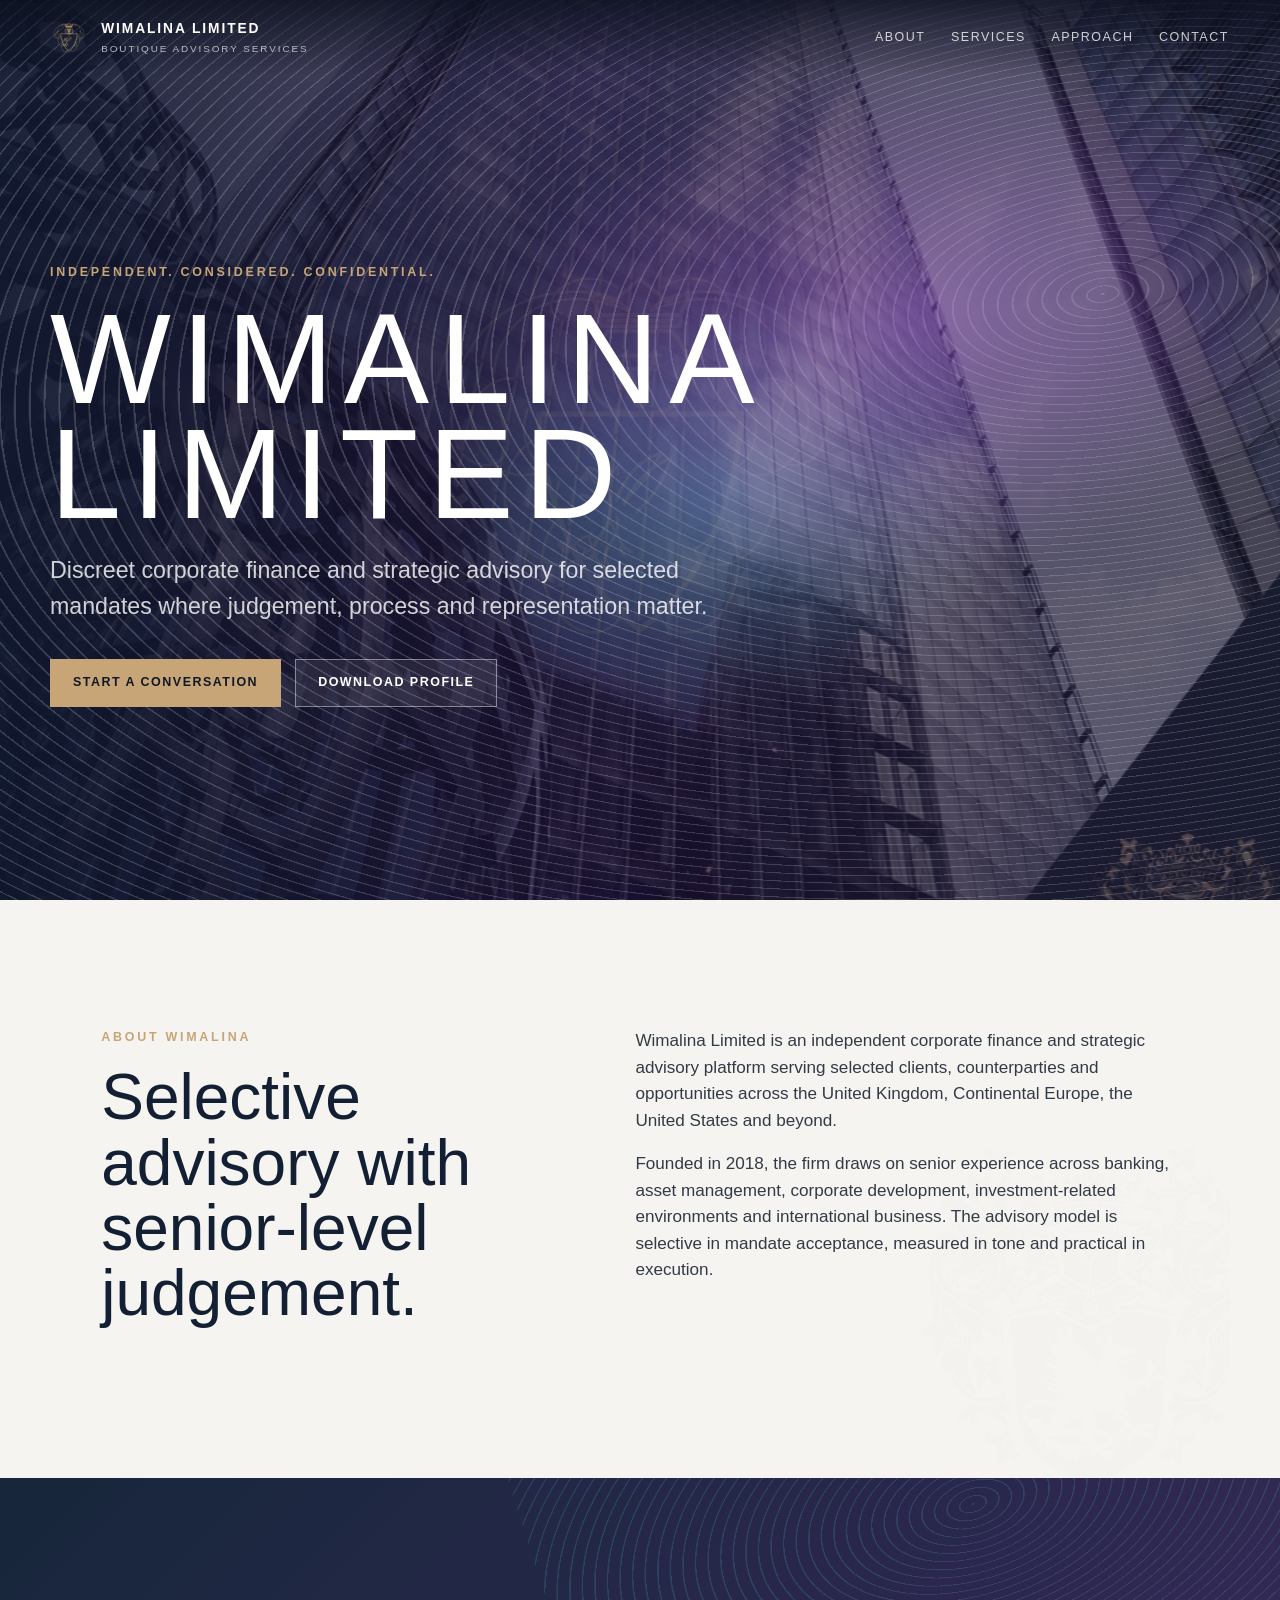
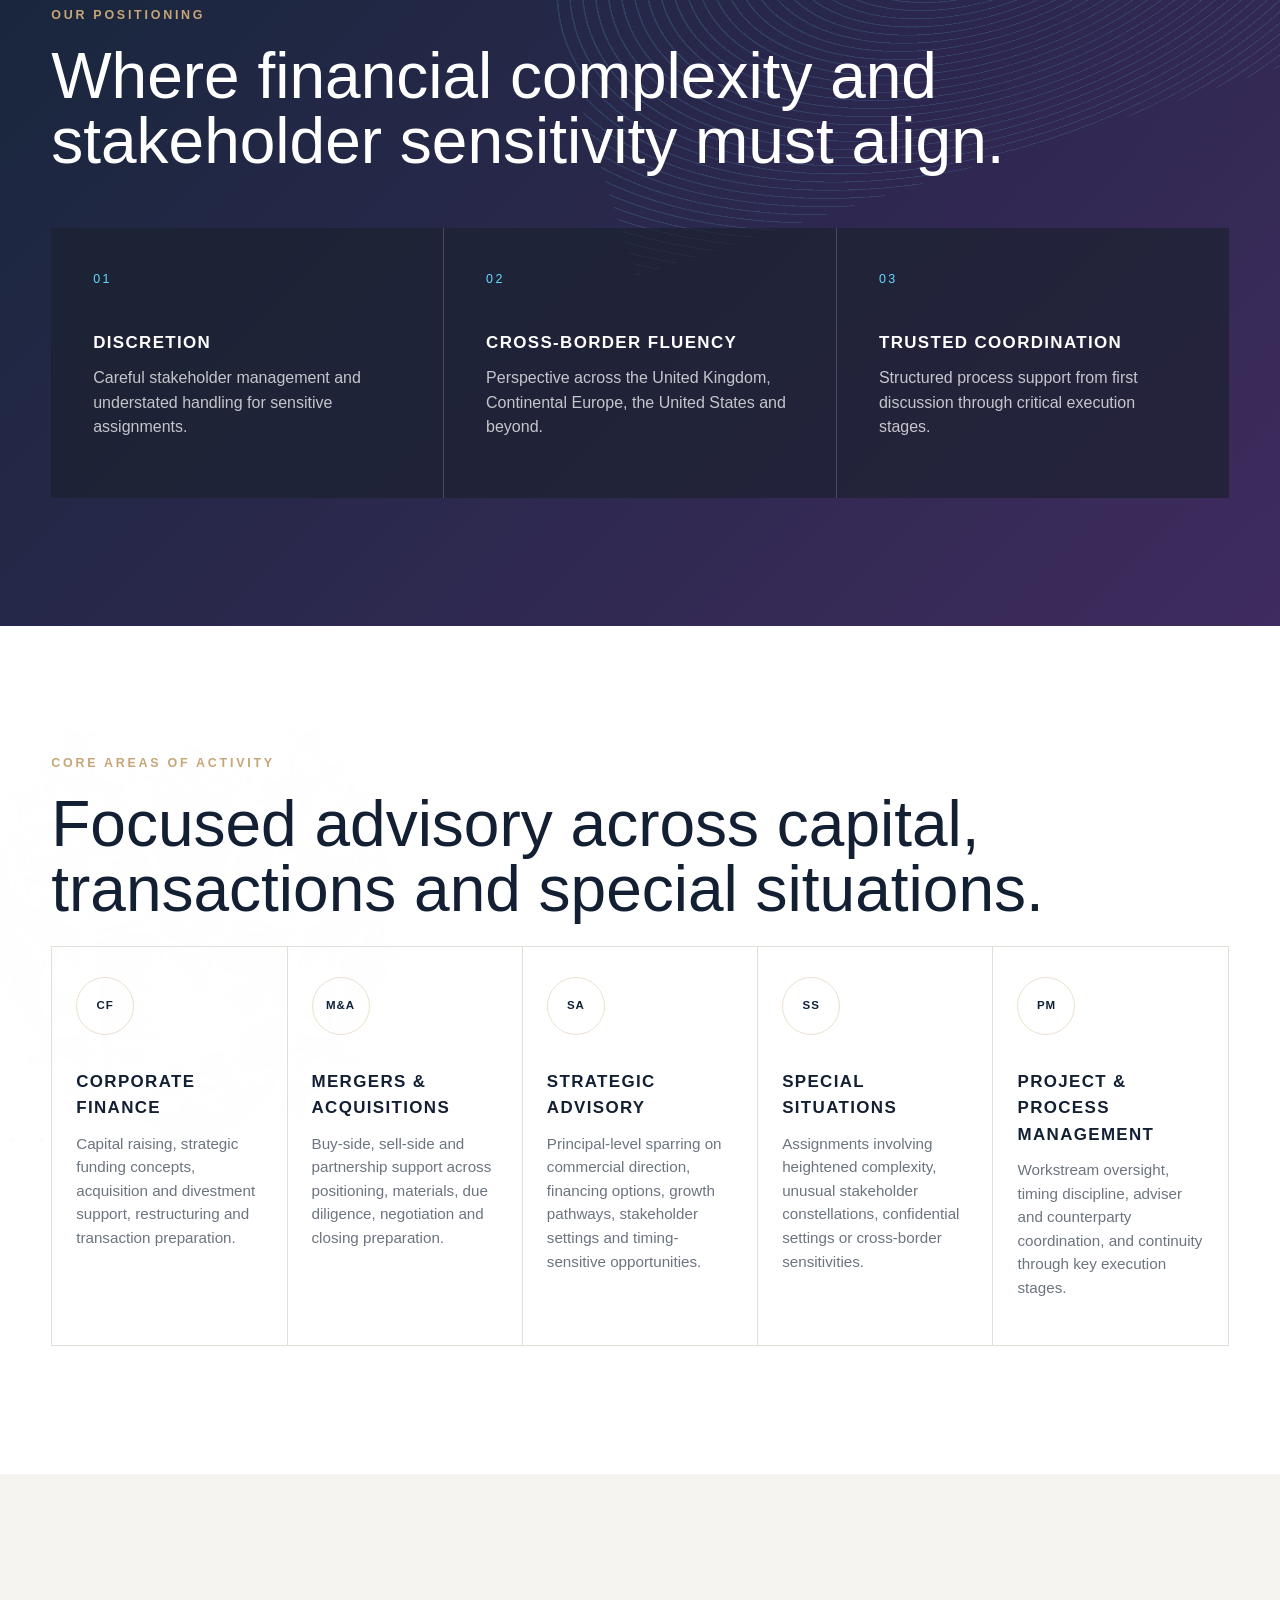
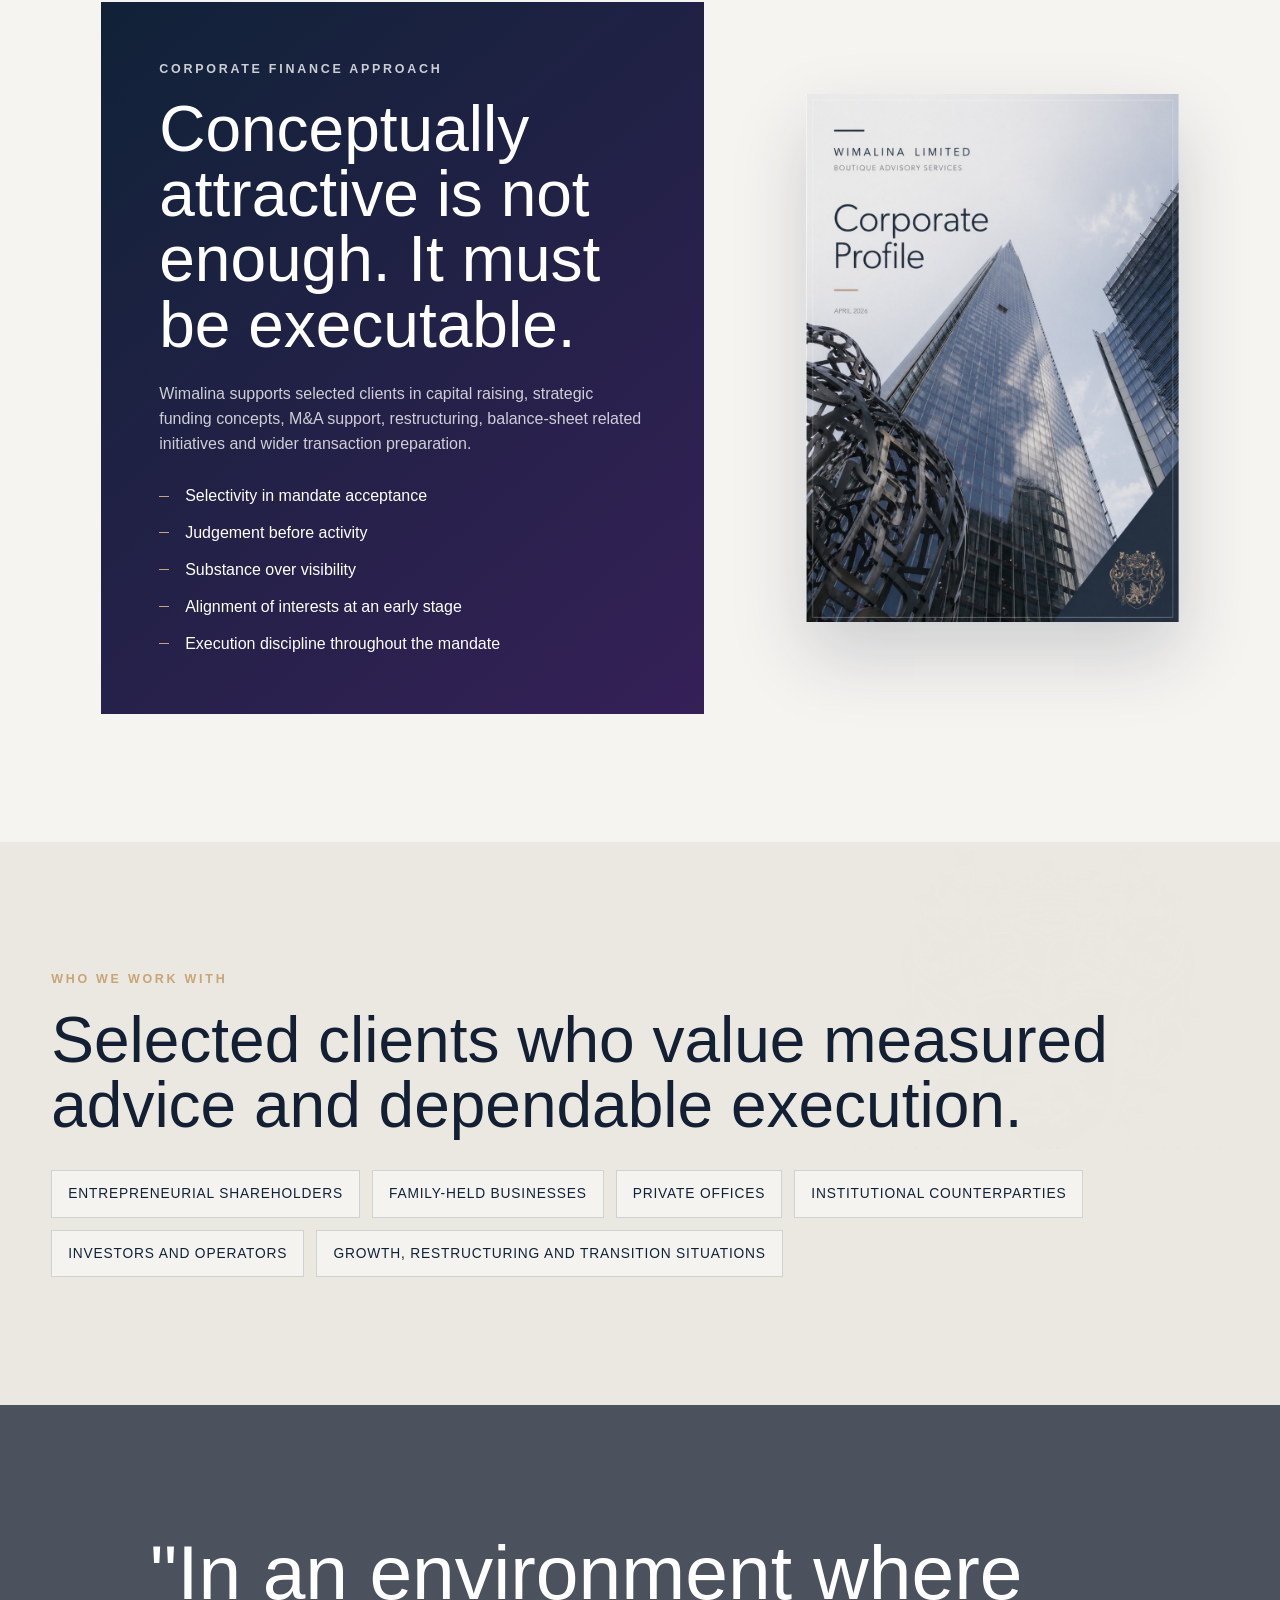
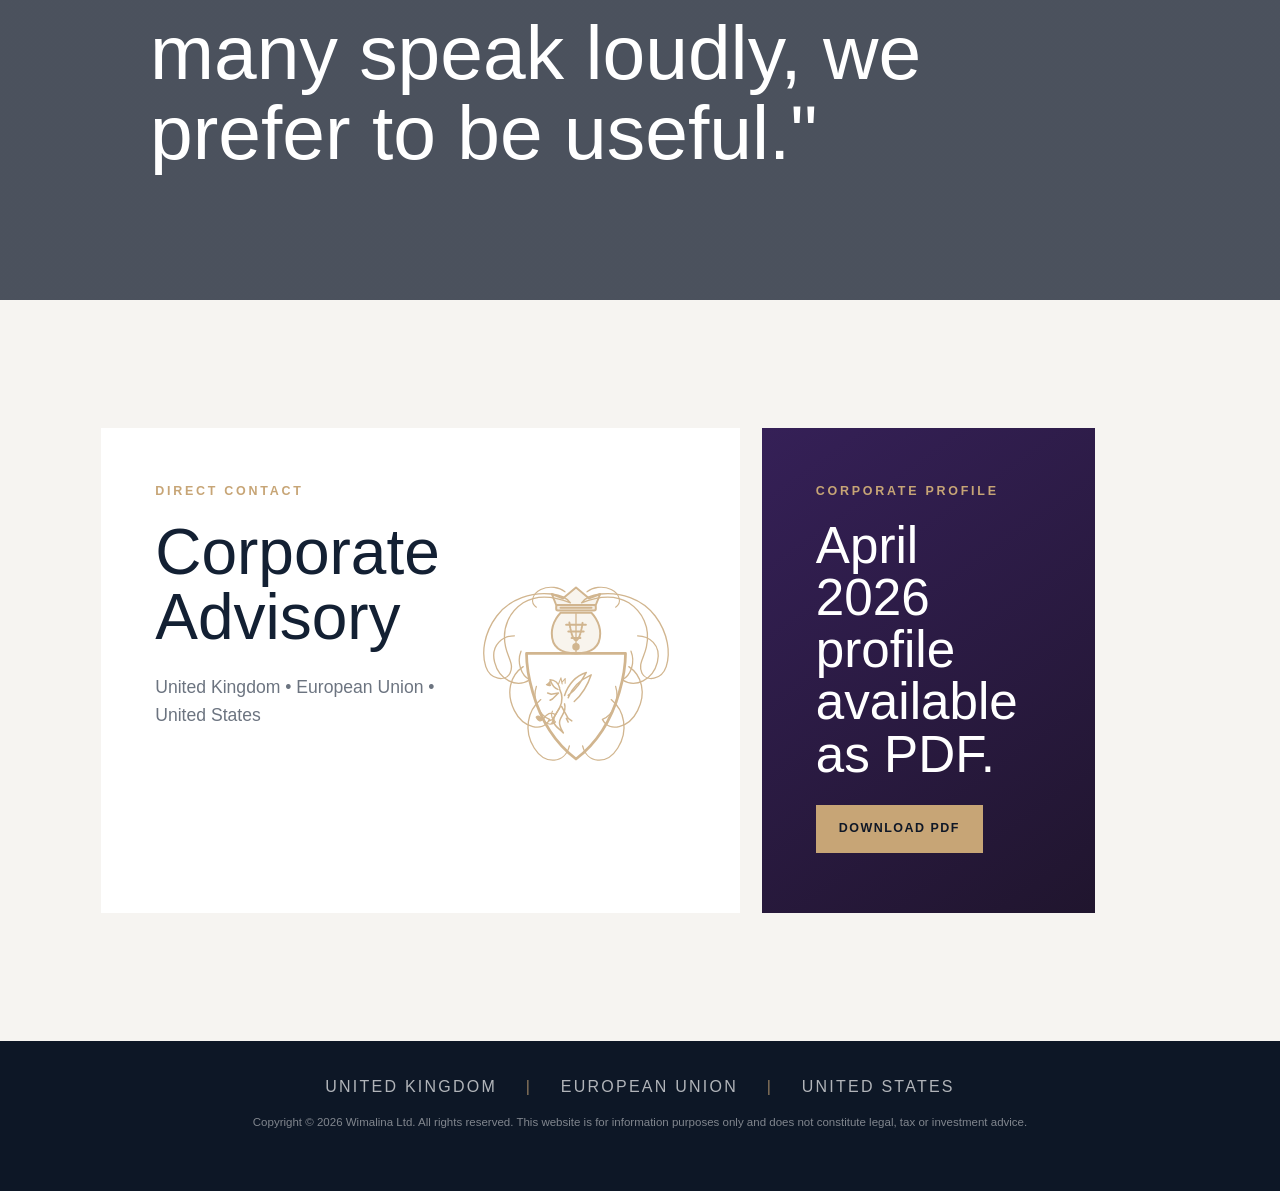
<file: index.html>
<!doctype html>
<html lang="en">
  <head>
    <meta charset="utf-8">
    <meta name="viewport" content="width=device-width, initial-scale=1">
    <title>Wimalina Limited | Boutique Advisory Services</title>
    <meta
      name="description"
      content="Wimalina Limited is an independent corporate finance and strategic advisory platform serving selected mandates across the UK, Continental Europe, the United States and beyond."
    >
    <link rel="icon" href="assets/Logo-wimalina-transparent.svg?v=3" type="image/svg+xml">
    <link rel="stylesheet" href="styles.css">
  </head>
  <body>
    <header class="site-header" aria-label="Main navigation">
      <a class="brand" href="#top" aria-label="Wimalina home">
        <span class="brand-mark"></span>
        <span>
          <strong>Wimalina Limited</strong>
          <small>Boutique Advisory Services</small>
        </span>
      </a>
      <nav id="siteNav">
        <a href="#about">About</a>
        <a href="#services">Services</a>
        <a href="#approach">Approach</a>
        <a href="#contact">Contact</a>
      </nav>
      <button class="mobile-nav-toggle" id="mobileNavToggle" aria-label="Toggle navigation">
        <span></span>
        <span></span>
        <span></span>
      </button>
    </header>

    <main id="top">
      <section class="hero">
        <div class="hero-bg" aria-hidden="true"></div>
        <div class="hero-lines" aria-hidden="true"></div>
        <div class="hero-content">
          <p class="eyebrow">Independent. Considered. Confidential.</p>
          <h1>Wimalina Limited</h1>
          <p class="hero-subtitle">
            Discreet corporate finance and strategic advisory for selected mandates where judgement,
            process and representation matter.
          </p>
          <div class="hero-actions">
            <a class="button primary" href="#contact">Start a Conversation</a>
            <a class="button secondary" href="assets/corporate-profile-wla-4-2026-download.pdf" download>Download Profile</a>
          </div>
        </div>
      </section>

      <section class="intro-panel" id="about">
        <div>
          <p class="eyebrow">About Wimalina</p>
          <h2>Selective advisory with senior-level judgement.</h2>
        </div>
        <div class="intro-copy">
          <p>
            Wimalina Limited is an independent corporate finance and strategic advisory platform serving
            selected clients, counterparties and opportunities across the United Kingdom, Continental Europe,
            the United States and beyond.
          </p>
          <p>
            Founded in 2018, the firm draws on senior experience across banking, asset management, corporate
            development, investment-related environments and international business. The advisory model is
            selective in mandate acceptance, measured in tone and practical in execution.
          </p>
        </div>
      </section>

      <section class="dark-section positioning">
        <div class="section-heading">
          <p class="eyebrow">Our Positioning</p>
          <h2>Where financial complexity and stakeholder sensitivity must align.</h2>
        </div>
        <div class="position-grid">
          <article>
            <span>01</span>
            <h3>Discretion</h3>
            <p>Careful stakeholder management and understated handling for sensitive assignments.</p>
          </article>
          <article>
            <span>02</span>
            <h3>Cross-border fluency</h3>
            <p>Perspective across the United Kingdom, Continental Europe, the United States and beyond.</p>
          </article>
          <article>
            <span>03</span>
            <h3>Trusted coordination</h3>
            <p>Structured process support from first discussion through critical execution stages.</p>
          </article>
        </div>
      </section>

      <section class="services" id="services">
        <div class="section-heading">
          <p class="eyebrow">Core Areas of Activity</p>
          <h2>Focused advisory across capital, transactions and special situations.</h2>
        </div>
        <div class="service-list">
          <article>
            <div class="icon">CF</div>
            <h3>Corporate Finance</h3>
            <p>Capital raising, strategic funding concepts, acquisition and divestment support, restructuring and transaction preparation.</p>
          </article>
          <article>
            <div class="icon">M&amp;A</div>
            <h3>Mergers &amp; Acquisitions</h3>
            <p>Buy-side, sell-side and partnership support across positioning, materials, due diligence, negotiation and closing preparation.</p>
          </article>
          <article>
            <div class="icon">SA</div>
            <h3>Strategic Advisory</h3>
            <p>Principal-level sparring on commercial direction, financing options, growth pathways, stakeholder settings and timing-sensitive opportunities.</p>
          </article>
          <article>
            <div class="icon">SS</div>
            <h3>Special Situations</h3>
            <p>Assignments involving heightened complexity, unusual stakeholder constellations, confidential settings or cross-border sensitivities.</p>
          </article>
          <article>
            <div class="icon">PM</div>
            <h3>Project &amp; Process Management</h3>
            <p>Workstream oversight, timing discipline, adviser and counterparty coordination, and continuity through key execution stages.</p>
          </article>
        </div>
      </section>

      <section class="approach" id="approach">
        <div class="approach-card">
          <p class="eyebrow">Corporate Finance Approach</p>
          <h2>Conceptually attractive is not enough. It must be executable.</h2>
          <p>
            Wimalina supports selected clients in capital raising, strategic funding concepts, M&amp;A support,
            restructuring, balance-sheet related initiatives and wider transaction preparation.
          </p>
          <ul class="check-list">
            <li>Selectivity in mandate acceptance</li>
            <li>Judgement before activity</li>
            <li>Substance over visibility</li>
            <li>Alignment of interests at an early stage</li>
            <li>Execution discipline throughout the mandate</li>
          </ul>
        </div>
        <div class="profile-preview">
          <img src="assets/profile-cover.jpg" alt="Cover of the Wimalina Limited corporate profile">
        </div>
      </section>

      <section class="clients">
        <div class="section-heading">
          <p class="eyebrow">Who We Work With</p>
          <h2>Selected clients who value measured advice and dependable execution.</h2>
        </div>
        <div class="client-row">
          <span>Entrepreneurial shareholders</span>
          <span>Family-held businesses</span>
          <span>Private offices</span>
          <span>Institutional counterparties</span>
          <span>Investors and operators</span>
          <span>Growth, restructuring and transition situations</span>
        </div>
      </section>

      <section class="quote-section">
        <blockquote>
          "In an environment where many speak loudly, we prefer to be useful."
        </blockquote>
      </section>

      <section class="contact" id="contact">
        <div class="contact-card">
          <div>
            <p class="eyebrow">Direct Contact</p>
            <h2>Corporate Advisory</h2>
            <p class="role">United Kingdom &bull; European Union &bull; United States</p>
            <p class="contact-desc" style="margin-top: 12px; font-size: 0.95rem; color: rgba(255, 255, 255, 0.85); line-height: 1.6;">
              For mandate inquiries, confidential discussions, or transaction preparation, please reach out via our executive network or download our corporate profile.
            </p>
          </div>
          <img src="assets/Logo-wimalina-transparent.svg?v=3" alt="Wimalina Crest Mark" aria-hidden="true">
        </div>
        <div class="download-card">
          <p class="eyebrow">Corporate Profile</p>
          <h2>April 2026 profile available as PDF.</h2>
          <a class="button primary" href="assets/corporate-profile-wla-4-2026-download.pdf" download>Download PDF</a>
        </div>
      </section>
    </main>

    <footer>
      <p>United Kingdom <span></span> European Union <span></span> United States</p>
      <p class="fine-print">
        Copyright © 2026 Wimalina Ltd. All rights reserved. This website is for information purposes only and does not constitute legal, tax or investment advice.
      </p>
    </footer>

    <script>
      (function() {
        const toggleBtn = document.getElementById('mobileNavToggle');
        const siteHeader = document.querySelector('.site-header');
        const navLinks = document.querySelectorAll('nav a');

        if (toggleBtn && siteHeader) {
          toggleBtn.addEventListener('click', function() {
            siteHeader.classList.toggle('nav-open');
          });

          navLinks.forEach(function(link) {
            link.addEventListener('click', function() {
              siteHeader.classList.remove('nav-open');
            });
          });
        }
      })();
    </script>
  </body>
</html>
</file>
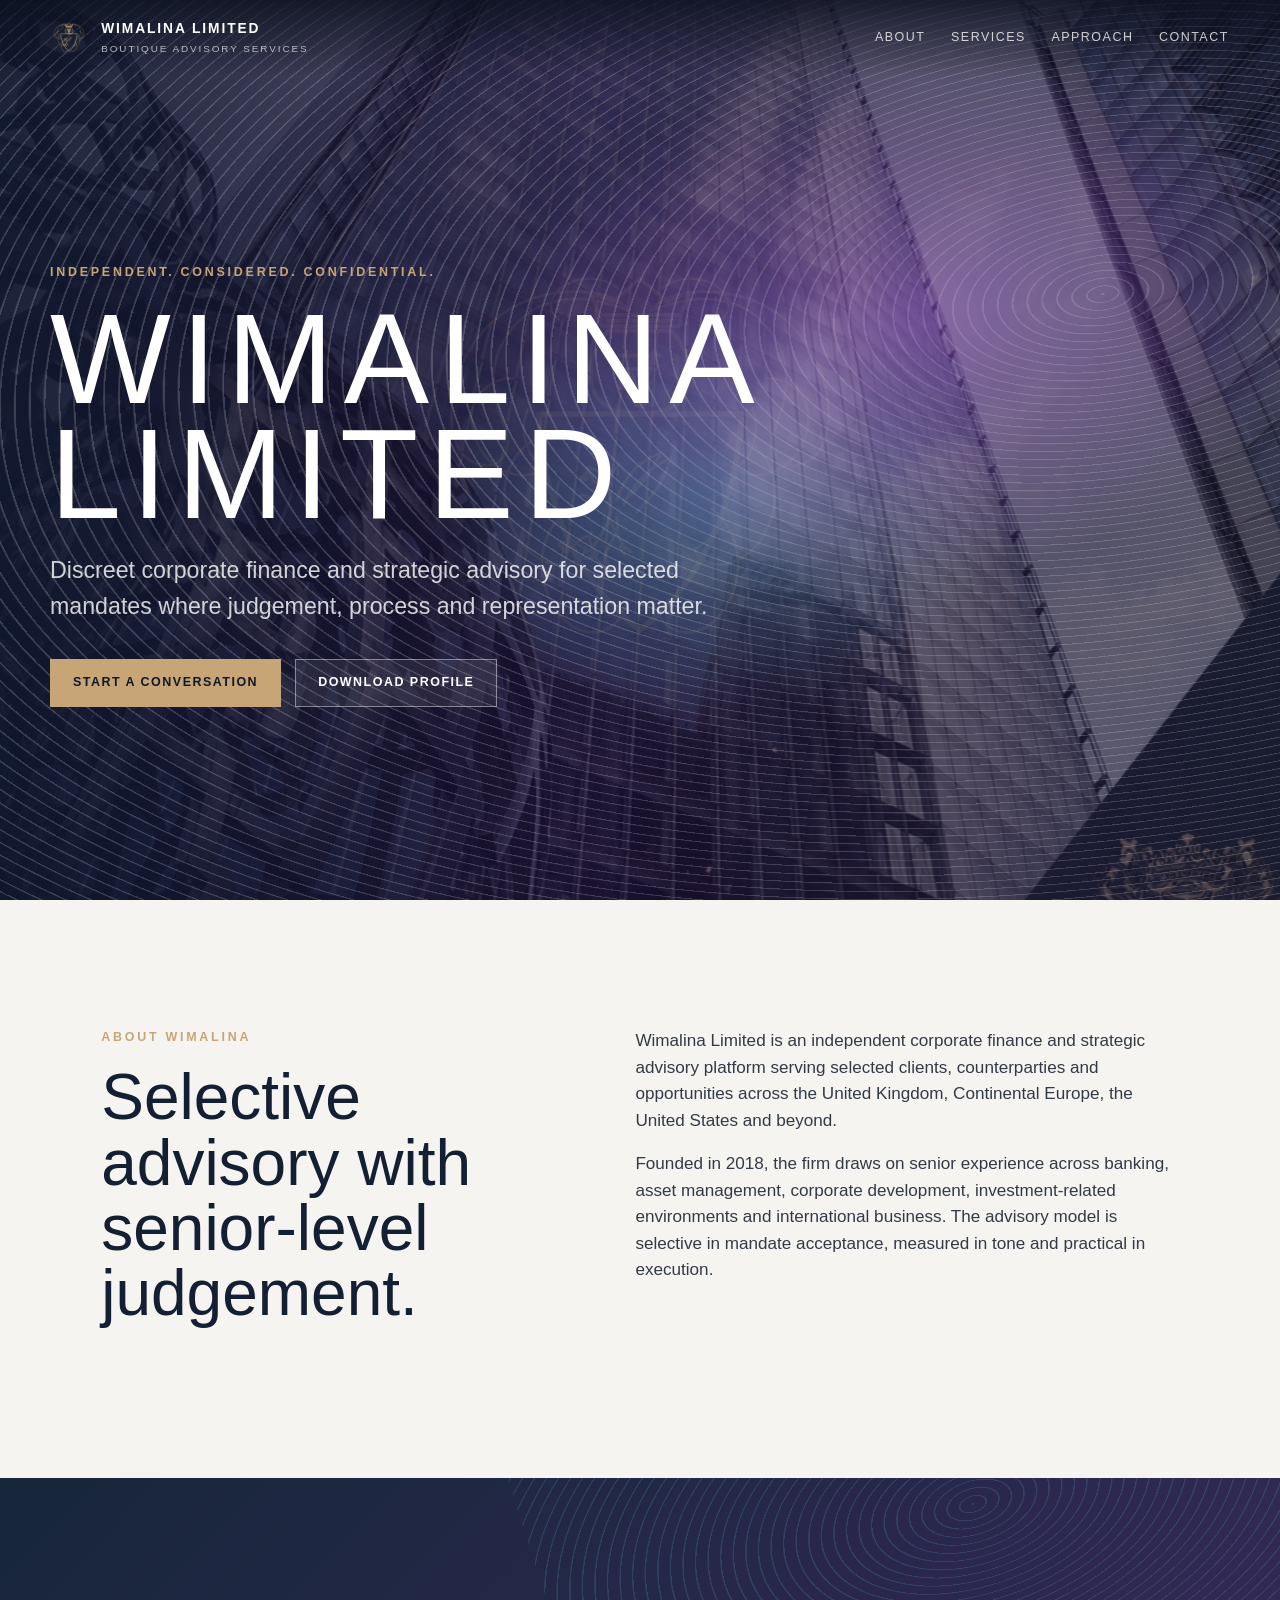
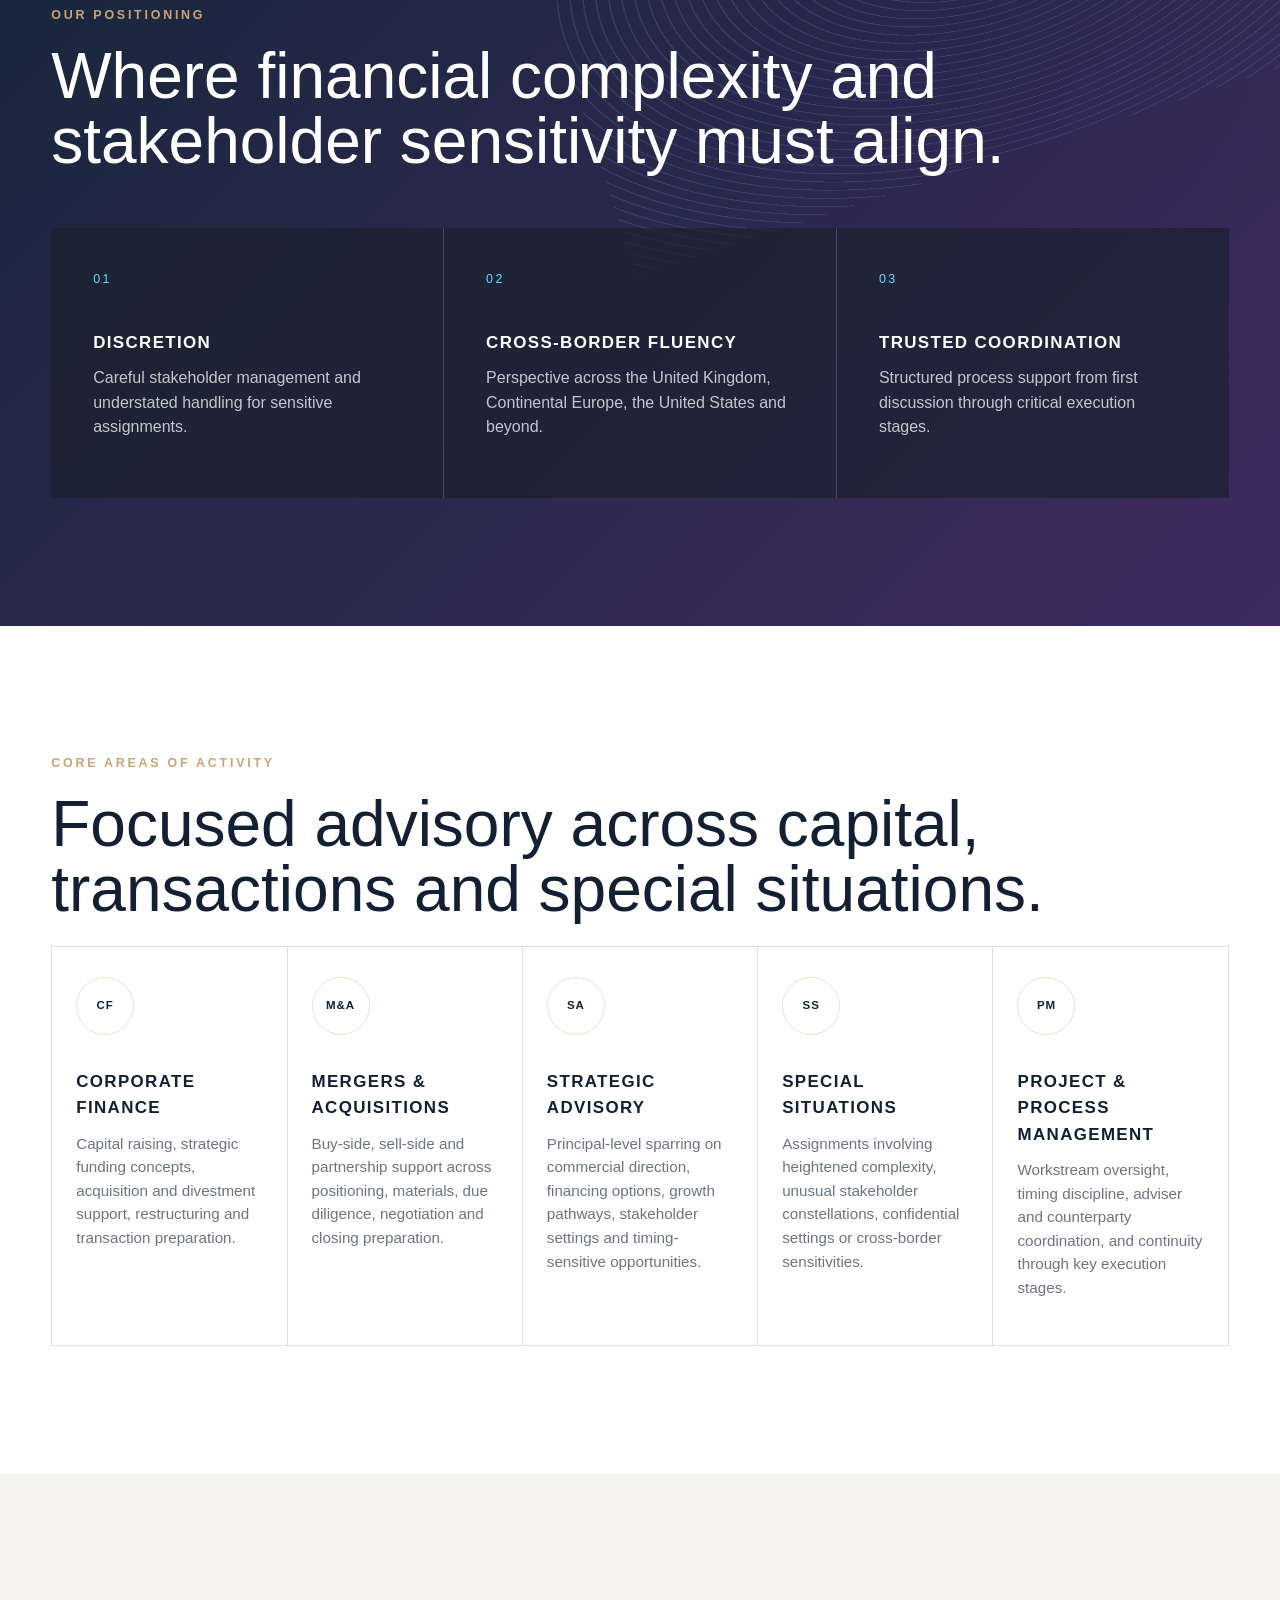
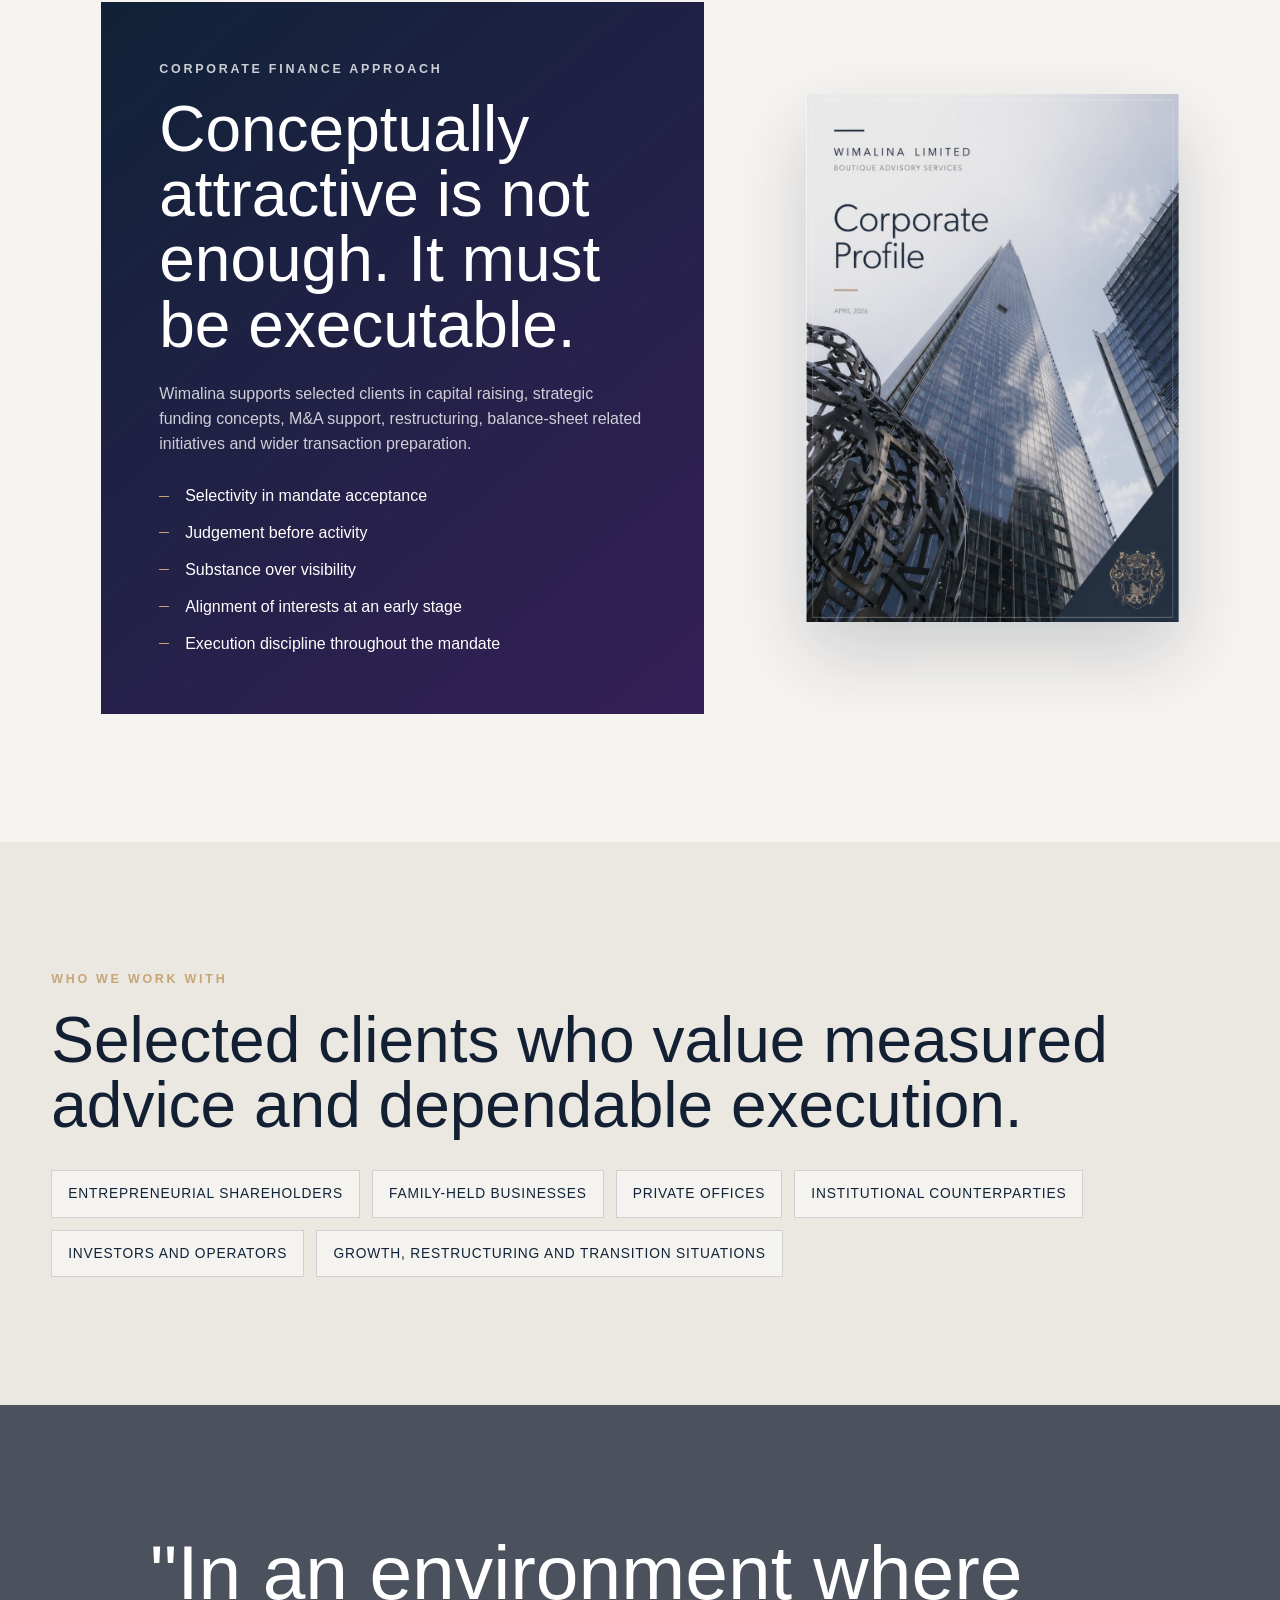
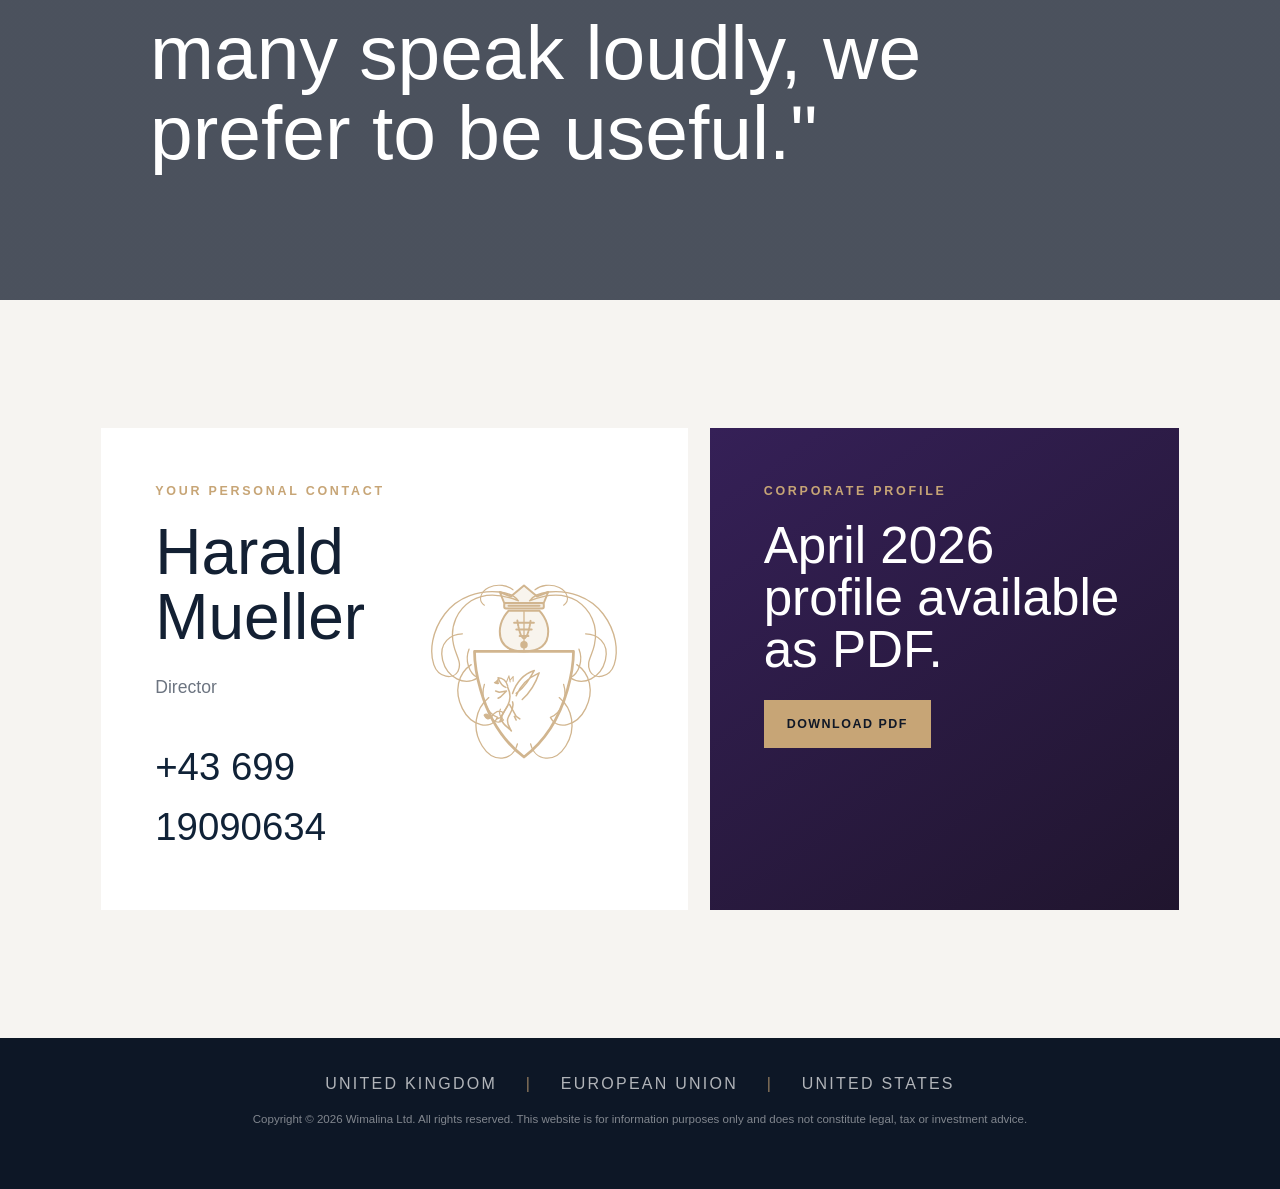
<file: Website/index.html>
<!doctype html>
<html lang="en">
  <head>
    <meta charset="utf-8">
    <meta name="viewport" content="width=device-width, initial-scale=1">
    <title>Wimalina Limited | Boutique Advisory Services</title>
    <meta
      name="description"
      content="Wimalina Limited is an independent corporate finance and strategic advisory platform serving selected mandates across the UK, Continental Europe, the United States and beyond."
    >
    <link rel="icon" href="assets/Logo-wimalina-transparent.svg?v=3" type="image/svg+xml">
    <link rel="stylesheet" href="styles.css">
  </head>
  <body>
    <header class="site-header" aria-label="Main navigation">
      <a class="brand" href="#top" aria-label="Wimalina home">
        <span class="brand-mark"></span>
        <span>
          <strong>Wimalina Limited</strong>
          <small>Boutique Advisory Services</small>
        </span>
      </a>
      <nav>
        <a href="#about">About</a>
        <a href="#services">Services</a>
        <a href="#approach">Approach</a>
        <a href="#contact">Contact</a>
      </nav>
    </header>

    <main id="top">
      <section class="hero">
        <div class="hero-bg" aria-hidden="true"></div>
        <div class="hero-lines" aria-hidden="true"></div>
        <div class="hero-content">
          <p class="eyebrow">Independent. Considered. Confidential.</p>
          <h1>Wimalina Limited</h1>
          <p class="hero-subtitle">
            Discreet corporate finance and strategic advisory for selected mandates where judgement,
            process and representation matter.
          </p>
          <div class="hero-actions">
            <a class="button primary" href="#contact">Start a Conversation</a>
            <a class="button secondary" href="assets/corporate-profile-wla-4-2026-download.pdf" download>Download Profile</a>
          </div>
        </div>
      </section>

      <section class="intro-panel" id="about">
        <div>
          <p class="eyebrow">About Wimalina</p>
          <h2>Selective advisory with senior-level judgement.</h2>
        </div>
        <div class="intro-copy">
          <p>
            Wimalina Limited is an independent corporate finance and strategic advisory platform serving
            selected clients, counterparties and opportunities across the United Kingdom, Continental Europe,
            the United States and beyond.
          </p>
          <p>
            Founded in 2018, the firm draws on senior experience across banking, asset management, corporate
            development, investment-related environments and international business. The advisory model is
            selective in mandate acceptance, measured in tone and practical in execution.
          </p>
        </div>
      </section>

      <section class="dark-section positioning">
        <div class="section-heading">
          <p class="eyebrow">Our Positioning</p>
          <h2>Where financial complexity and stakeholder sensitivity must align.</h2>
        </div>
        <div class="position-grid">
          <article>
            <span>01</span>
            <h3>Discretion</h3>
            <p>Careful stakeholder management and understated handling for sensitive assignments.</p>
          </article>
          <article>
            <span>02</span>
            <h3>Cross-border fluency</h3>
            <p>Perspective across the United Kingdom, Continental Europe, the United States and beyond.</p>
          </article>
          <article>
            <span>03</span>
            <h3>Trusted coordination</h3>
            <p>Structured process support from first discussion through critical execution stages.</p>
          </article>
        </div>
      </section>

      <section class="services" id="services">
        <div class="section-heading">
          <p class="eyebrow">Core Areas of Activity</p>
          <h2>Focused advisory across capital, transactions and special situations.</h2>
        </div>
        <div class="service-list">
          <article>
            <div class="icon">CF</div>
            <h3>Corporate Finance</h3>
            <p>Capital raising, strategic funding concepts, acquisition and divestment support, restructuring and transaction preparation.</p>
          </article>
          <article>
            <div class="icon">M&amp;A</div>
            <h3>Mergers &amp; Acquisitions</h3>
            <p>Buy-side, sell-side and partnership support across positioning, materials, due diligence, negotiation and closing preparation.</p>
          </article>
          <article>
            <div class="icon">SA</div>
            <h3>Strategic Advisory</h3>
            <p>Principal-level sparring on commercial direction, financing options, growth pathways, stakeholder settings and timing-sensitive opportunities.</p>
          </article>
          <article>
            <div class="icon">SS</div>
            <h3>Special Situations</h3>
            <p>Assignments involving heightened complexity, unusual stakeholder constellations, confidential settings or cross-border sensitivities.</p>
          </article>
          <article>
            <div class="icon">PM</div>
            <h3>Project &amp; Process Management</h3>
            <p>Workstream oversight, timing discipline, adviser and counterparty coordination, and continuity through key execution stages.</p>
          </article>
        </div>
      </section>

      <section class="approach" id="approach">
        <div class="approach-card">
          <p class="eyebrow">Corporate Finance Approach</p>
          <h2>Conceptually attractive is not enough. It must be executable.</h2>
          <p>
            Wimalina supports selected clients in capital raising, strategic funding concepts, M&amp;A support,
            restructuring, balance-sheet related initiatives and wider transaction preparation.
          </p>
          <ul class="check-list">
            <li>Selectivity in mandate acceptance</li>
            <li>Judgement before activity</li>
            <li>Substance over visibility</li>
            <li>Alignment of interests at an early stage</li>
            <li>Execution discipline throughout the mandate</li>
          </ul>
        </div>
        <div class="profile-preview">
          <img src="assets/profile-cover.jpg" alt="Cover of the Wimalina Limited corporate profile">
        </div>
      </section>

      <section class="clients">
        <div class="section-heading">
          <p class="eyebrow">Who We Work With</p>
          <h2>Selected clients who value measured advice and dependable execution.</h2>
        </div>
        <div class="client-row">
          <span>Entrepreneurial shareholders</span>
          <span>Family-held businesses</span>
          <span>Private offices</span>
          <span>Institutional counterparties</span>
          <span>Investors and operators</span>
          <span>Growth, restructuring and transition situations</span>
        </div>
      </section>

      <section class="quote-section">
        <blockquote>
          "In an environment where many speak loudly, we prefer to be useful."
        </blockquote>
      </section>

      <section class="contact" id="contact">
        <div class="contact-card">
          <div>
            <p class="eyebrow">Your Personal Contact</p>
            <h2>Harald Mueller</h2>
            <p class="role">Director</p>
            <a class="phone" href="tel:+4369919090634">+43 699 19090634</a>
          </div>
          <img src="assets/Logo-wimalina-transparent.svg?v=3" alt="" aria-hidden="true">
        </div>
        <div class="download-card">
          <p class="eyebrow">Corporate Profile</p>
          <h2>April 2026 profile available as PDF.</h2>
          <a class="button primary" href="assets/corporate-profile-wla-4-2026-download.pdf" download>Download PDF</a>
        </div>
      </section>
    </main>

    <footer>
      <p>United Kingdom <span></span> European Union <span></span> United States</p>
      <p class="fine-print">
        Copyright © 2026 Wimalina Ltd. All rights reserved. This website is for information purposes only and does not constitute legal, tax or investment advice.
      </p>
    </footer>
  </body>
</html>
</file>
<file: styles.css>
:root {
  --navy: #102237;
  --deep: #151226;
  --violet: #352057;
  --cyan: #66d9ff;
  --magenta: #b84cff;
  --gold: #c7a576;
  --paper: #f6f4f1;
  --ink: #132033;
  --muted: #6c7480;
  --white: #ffffff;
  --line: rgba(199, 165, 118, 0.35);
  --max: 1180px;
}

* {
  box-sizing: border-box;
}

html {
  scroll-behavior: smooth;
}

body {
  margin: 0;
  color: var(--ink);
  background: var(--paper);
  font-family: Inter, Avenir, "Helvetica Neue", Arial, sans-serif;
  line-height: 1.55;
}

a {
  color: inherit;
  text-decoration: none;
}

.site-header {
  position: fixed;
  top: 0;
  left: 0;
  right: 0;
  z-index: 10;
  display: flex;
  align-items: center;
  justify-content: space-between;
  gap: 24px;
  padding: 18px clamp(20px, 4vw, 56px);
  color: var(--white);
  background: linear-gradient(180deg, rgba(12, 17, 31, 0.82), rgba(12, 17, 31, 0));
}

.brand {
  display: flex;
  align-items: center;
  gap: 14px;
  letter-spacing: 0.12em;
  text-transform: uppercase;
}

.brand strong,
.brand small {
  display: block;
}

.brand strong {
  font-size: 0.86rem;
}

.brand small {
  margin-top: 2px;
  color: rgba(255, 255, 255, 0.68);
  font-size: 0.62rem;
}

.brand-mark {
  width: 36px;
  height: 36px;
  background: url("assets/Logo-wimalina-transparent.svg?v=3") center / contain no-repeat;
}

nav {
  display: flex;
  gap: clamp(14px, 2vw, 30px);
  color: rgba(255, 255, 255, 0.78);
  font-size: 0.78rem;
  letter-spacing: 0.12em;
  text-transform: uppercase;
}

nav a:hover {
  color: var(--white);
}

.hero {
  position: relative;
  min-height: 100vh;
  display: grid;
  align-items: center;
  overflow: hidden;
  color: var(--white);
  background: var(--deep);
}

.hero-bg,
.hero-lines {
  position: absolute;
  inset: 0;
}

.hero-bg {
  background:
    linear-gradient(90deg, rgba(16, 24, 45, 0.94) 0%, rgba(31, 18, 56, 0.7) 46%, rgba(21, 18, 38, 0.64) 100%),
    url("assets/hero-building.jpg") center / cover no-repeat;
  filter: saturate(1.05);
}

.hero-bg::after {
  content: "";
  position: absolute;
  inset: 0;
  background: url("assets/Logo-wimalina-transparent.svg?v=3") center / min(450px, 60vw) no-repeat;
  opacity: 0.08;
  pointer-events: none;
}

.hero-lines {
  opacity: 0.78;
  background:
    radial-gradient(ellipse at 68% 42%, rgba(184, 76, 255, 0.48), transparent 28%),
    radial-gradient(ellipse at 55% 55%, rgba(102, 217, 255, 0.42), transparent 24%),
    repeating-radial-gradient(ellipse at 80% 42%, rgba(255, 255, 255, 0.22) 0 1px, transparent 2px 12px);
  mix-blend-mode: screen;
  transform: rotate(-8deg) scale(1.25);
}

.hero-content {
  position: relative;
  z-index: 1;
  width: min(var(--max), calc(100% - 40px));
  margin: 0 auto;
  padding-top: 70px;
}

.eyebrow {
  margin: 0 0 18px;
  color: var(--gold);
  font-size: 0.78rem;
  font-weight: 700;
  letter-spacing: 0.22em;
  text-transform: uppercase;
}

h1,
h2,
h3,
p {
  margin-top: 0;
}

h1 {
  max-width: 920px;
  margin-bottom: 22px;
  font-size: clamp(3.6rem, 10vw, 8.6rem);
  font-weight: 300;
  line-height: 0.9;
  letter-spacing: 0.08em;
  text-transform: uppercase;
}

h2 {
  margin-bottom: 24px;
  font-size: clamp(2.1rem, 5vw, 4.4rem);
  font-weight: 360;
  line-height: 1.02;
}

h3 {
  margin-bottom: 10px;
  color: inherit;
  font-size: 1.06rem;
  letter-spacing: 0.08em;
  text-transform: uppercase;
}

.hero-subtitle {
  max-width: 680px;
  color: rgba(255, 255, 255, 0.8);
  font-size: clamp(1.1rem, 2vw, 1.45rem);
}

.hero-actions {
  display: flex;
  flex-wrap: wrap;
  gap: 14px;
  margin-top: 34px;
}

.button {
  display: inline-flex;
  align-items: center;
  justify-content: center;
  min-height: 48px;
  padding: 0 22px;
  border: 1px solid transparent;
  font-size: 0.78rem;
  font-weight: 700;
  letter-spacing: 0.12em;
  text-transform: uppercase;
}

.button.primary {
  color: #101827;
  background: var(--gold);
}

.button.secondary {
  color: var(--white);
  border-color: rgba(255, 255, 255, 0.42);
  background: rgba(255, 255, 255, 0.08);
}

.intro-panel,
.dark-section,
.services,
.approach,
.clients,
.quote-section,
.contact {
  padding: clamp(72px, 10vw, 132px) clamp(20px, 4vw, 56px);
}

/* Subtle Crown Crest Watermark Background for Light Sections */
.intro-panel,
.services,
.clients {
  position: relative;
  overflow: hidden;
}

.intro-panel::before,
.services::before,
.clients::before {
  content: "";
  position: absolute;
  pointer-events: none;
  z-index: 0;
  width: 420px;
  height: 420px;
  background: url("assets/wappen.png") center / contain no-repeat;
  opacity: 0.06;
  mix-blend-mode: multiply;
  animation: crestWatermarkFloat 24s ease-in-out infinite alternate;
}

.intro-panel::before {
  right: -60px;
  bottom: -40px;
  animation-delay: 0s;
}

.services::before {
  left: -80px;
  top: 40px;
  width: 520px;
  height: 520px;
  opacity: 0.045;
  animation-delay: -6s;
}

.clients::before {
  right: 4%;
  top: -40px;
  width: 380px;
  height: 380px;
  opacity: 0.04;
  animation-delay: -12s;
}

.intro-panel > *,
.services > *,
.clients > * {
  position: relative;
  z-index: 1;
}

@keyframes crestWatermarkFloat {
  0% {
    transform: translateY(0) rotate(0deg) scale(1);
  }
  50% {
    transform: translateY(-18px) rotate(3deg) scale(1.03);
  }
  100% {
    transform: translateY(12px) rotate(-2deg) scale(0.98);
  }
}

.intro-panel {
  display: grid;
  grid-template-columns: 0.9fr 1.1fr;
  gap: clamp(36px, 7vw, 100px);
  width: min(var(--max), 100%);
  margin: 0 auto;
}

.intro-copy {
  color: #323a46;
  font-size: 1.07rem;
}

.dark-section {
  position: relative;
  overflow: hidden;
  color: var(--white);
  background:
    linear-gradient(135deg, rgba(18, 34, 55, 0.98), rgba(53, 32, 87, 0.95)),
    radial-gradient(circle at 72% 20%, rgba(184, 76, 255, 0.35), transparent 35%);
}

.dark-section::after {
  content: "";
  position: absolute;
  inset: -30% -10% auto 42%;
  height: 500px;
  opacity: 0.45;
  background: repeating-radial-gradient(ellipse at center, rgba(102, 217, 255, 0.32) 0 1px, transparent 2px 13px);
  transform: rotate(-18deg);
}

.section-heading,
.position-grid,
.service-list,
.client-row,
.contact {
  width: min(var(--max), 100%);
  margin-inline: auto;
}

.section-heading {
  position: relative;
  z-index: 1;
  max-width: var(--max);
}

.position-grid {
  position: relative;
  z-index: 1;
  display: grid;
  grid-template-columns: repeat(3, 1fr);
  gap: 1px;
  margin-top: 54px;
  background: rgba(255, 255, 255, 0.14);
}

.position-grid article {
  min-height: 260px;
  padding: clamp(26px, 4vw, 42px);
  background: rgba(7, 13, 28, 0.62);
}

.position-grid span {
  display: block;
  margin-bottom: 40px;
  color: var(--cyan);
  font-size: 0.78rem;
  letter-spacing: 0.2em;
}

.position-grid p {
  color: rgba(255, 255, 255, 0.74);
}

.services {
  background: var(--white);
}

.service-list {
  display: grid;
  grid-template-columns: repeat(5, 1fr);
  border-top: 1px solid #e2dfd8;
  border-left: 1px solid #e2dfd8;
}

.service-list article {
  min-height: 310px;
  padding: 30px 24px;
  border-right: 1px solid #e2dfd8;
  border-bottom: 1px solid #e2dfd8;
}

.service-list p {
  color: var(--muted);
  font-size: 0.95rem;
}

.icon {
  width: 58px;
  height: 58px;
  margin-bottom: 34px;
  display: grid;
  place-items: center;
  color: var(--navy);
  border: 1px solid var(--line);
  border-radius: 50%;
  font-size: 0.72rem;
  font-weight: 800;
  letter-spacing: 0.08em;
}

.approach {
  display: grid;
  grid-template-columns: 1.05fr 0.65fr;
  align-items: center;
  gap: clamp(36px, 8vw, 104px);
  width: min(var(--max), calc(100% - 40px));
  margin-inline: auto;
}

.approach-card {
  padding: clamp(32px, 5vw, 58px);
  color: var(--white);
  background: linear-gradient(140deg, var(--navy), var(--violet));
}

.approach-card p {
  color: rgba(255, 255, 255, 0.78);
}

.check-list {
  display: grid;
  gap: 12px;
  margin: 28px 0 0;
  padding: 0;
  list-style: none;
}

.check-list li {
  padding-left: 26px;
  position: relative;
}

.check-list li::before {
  content: "";
  position: absolute;
  left: 0;
  top: 0.7em;
  width: 10px;
  height: 1px;
  background: var(--gold);
}

.profile-preview img {
  display: block;
  width: 100%;
  box-shadow: 0 32px 70px rgba(18, 34, 55, 0.18);
}

.clients {
  background: #ebe8e2;
}

.client-row {
  display: flex;
  flex-wrap: wrap;
  gap: 12px;
  margin-top: 32px;
}

.client-row span {
  padding: 12px 16px;
  border: 1px solid rgba(16, 34, 55, 0.16);
  color: var(--navy);
  background: rgba(255, 255, 255, 0.45);
  font-size: 0.86rem;
  letter-spacing: 0.06em;
  text-transform: uppercase;
}

.quote-section {
  color: var(--white);
  background:
    linear-gradient(rgba(15, 25, 42, 0.74), rgba(15, 25, 42, 0.74)),
    url("assets/hero-building.jpg") center / cover fixed;
}

blockquote {
  width: min(980px, 100%);
  margin: 0 auto;
  font-size: clamp(2.2rem, 6vw, 5.4rem);
  font-weight: 260;
  line-height: 1.04;
}

.contact {
  display: grid;
  grid-template-columns: 1fr 0.8fr;
  gap: 22px;
}

.contact-card,
.download-card {
  min-height: 360px;
  padding: clamp(30px, 5vw, 54px);
  background: var(--white);
}

.contact-card {
  display: flex;
  align-items: center;
  justify-content: space-between;
  gap: 26px;
}

.contact-card img {
  width: min(220px, 34vw);
  opacity: 0.82;
  mix-blend-mode: multiply;
}

.role {
  color: var(--muted);
  font-size: 1.1rem;
}

.phone {
  display: inline-block;
  margin-top: 18px;
  color: var(--navy);
  font-size: clamp(1.4rem, 3vw, 2.4rem);
  font-weight: 300;
}

.download-card {
  color: var(--white);
  background: linear-gradient(145deg, var(--violet), #20152e);
}

.download-card h2 {
  font-size: clamp(2rem, 4vw, 3.2rem);
}

footer {
  padding: 34px clamp(20px, 4vw, 56px) 46px;
  color: rgba(255, 255, 255, 0.68);
  background: #0d1726;
  text-align: center;
}

footer p {
  margin-bottom: 14px;
  letter-spacing: 0.14em;
  text-transform: uppercase;
}

footer span::before {
  content: "|";
  margin: 0 22px;
  color: rgba(199, 165, 118, 0.7);
}

.fine-print {
  max-width: 860px;
  margin-inline: auto;
  color: rgba(255, 255, 255, 0.48);
  font-size: 0.72rem;
  letter-spacing: 0;
  text-transform: none;
}

/* Mobile Navigation Toggle Button */
.mobile-nav-toggle {
  display: none;
  background: transparent;
  border: none;
  cursor: pointer;
  padding: 8px;
  flex-direction: column;
  justify-content: center;
  gap: 5px;
  z-index: 25;
}

.mobile-nav-toggle span {
  display: block;
  width: 22px;
  height: 2px;
  background: var(--white);
  border-radius: 2px;
  transition: transform 0.3s ease, opacity 0.3s ease;
}

@media (max-width: 980px) {
  .intro-panel,
  .approach,
  .contact {
    grid-template-columns: 1fr;
  }

  .position-grid,
  .service-list {
    grid-template-columns: 1fr;
  }

  .service-list article,
  .position-grid article {
    min-height: auto;
  }

  .mobile-nav-toggle {
    display: flex;
  }

  nav {
    position: fixed;
    top: 0;
    left: 0;
    right: 0;
    bottom: 0;
    background: rgba(12, 17, 31, 0.96);
    backdrop-filter: blur(16px);
    -webkit-backdrop-filter: blur(16px);
    display: flex;
    flex-direction: column;
    align-items: center;
    justify-content: center;
    gap: 32px;
    font-size: 1.15rem;
    letter-spacing: 0.18em;
    opacity: 0;
    pointer-events: none;
    transition: opacity 0.35s ease;
    z-index: 20;
  }

  .site-header.nav-open nav {
    opacity: 1;
    pointer-events: auto;
  }

  .site-header.nav-open .mobile-nav-toggle span:nth-child(1) {
    transform: translateY(7px) rotate(45deg);
  }
  .site-header.nav-open .mobile-nav-toggle span:nth-child(2) {
    opacity: 0;
  }
  .site-header.nav-open .mobile-nav-toggle span:nth-child(3) {
    transform: translateY(-7px) rotate(-45deg);
  }
}

@media (max-width: 640px) {
  .site-header {
    position: fixed;
    padding: 14px 20px;
    background: rgba(12, 17, 31, 0.92);
  }

  .brand small {
    display: none;
  }

  h1 {
    font-size: clamp(2.8rem, 16vw, 4.6rem);
  }

  .hero {
    min-height: 100vh;
    padding-top: 40px;
  }

  .button {
    width: 100%;
  }

  .contact-card {
    align-items: flex-start;
    flex-direction: column;
  }

  footer span::before {
    margin: 0 8px;
  }

  /* Responsive Crest Watermark for mobile screens */
  .intro-panel::before,
  .services::before,
  .clients::before {
    width: 260px;
    height: 260px;
    opacity: 0.05;
  }

  .intro-panel::before {
    right: -30px;
    bottom: -20px;
  }

  .services::before {
    left: -40px;
    top: 20px;
  }

  .clients::before {
    right: -20px;
    top: -20px;
  }
}
</file>
<file: Website/styles.css>
:root {
  --navy: #102237;
  --deep: #151226;
  --violet: #352057;
  --cyan: #66d9ff;
  --magenta: #b84cff;
  --gold: #c7a576;
  --paper: #f6f4f1;
  --ink: #132033;
  --muted: #6c7480;
  --white: #ffffff;
  --line: rgba(199, 165, 118, 0.35);
  --max: 1180px;
}

* {
  box-sizing: border-box;
}

html {
  scroll-behavior: smooth;
}

body {
  margin: 0;
  color: var(--ink);
  background: var(--paper);
  font-family: Inter, Avenir, "Helvetica Neue", Arial, sans-serif;
  line-height: 1.55;
}

a {
  color: inherit;
  text-decoration: none;
}

.site-header {
  position: fixed;
  top: 0;
  left: 0;
  right: 0;
  z-index: 10;
  display: flex;
  align-items: center;
  justify-content: space-between;
  gap: 24px;
  padding: 18px clamp(20px, 4vw, 56px);
  color: var(--white);
  background: linear-gradient(180deg, rgba(12, 17, 31, 0.82), rgba(12, 17, 31, 0));
}

.brand {
  display: flex;
  align-items: center;
  gap: 14px;
  letter-spacing: 0.12em;
  text-transform: uppercase;
}

.brand strong,
.brand small {
  display: block;
}

.brand strong {
  font-size: 0.86rem;
}

.brand small {
  margin-top: 2px;
  color: rgba(255, 255, 255, 0.68);
  font-size: 0.62rem;
}

.brand-mark {
  width: 36px;
  height: 36px;
  background: url("assets/Logo-wimalina-transparent.svg?v=3") center / contain no-repeat;
}

nav {
  display: flex;
  gap: clamp(14px, 2vw, 30px);
  color: rgba(255, 255, 255, 0.78);
  font-size: 0.78rem;
  letter-spacing: 0.12em;
  text-transform: uppercase;
}

nav a:hover {
  color: var(--white);
}

.hero {
  position: relative;
  min-height: 100vh;
  display: grid;
  align-items: center;
  overflow: hidden;
  color: var(--white);
  background: var(--deep);
}

.hero-bg,
.hero-lines {
  position: absolute;
  inset: 0;
}

.hero-bg {
  background:
    linear-gradient(90deg, rgba(16, 24, 45, 0.94) 0%, rgba(31, 18, 56, 0.7) 46%, rgba(21, 18, 38, 0.64) 100%),
    url("assets/hero-building.jpg") center / cover no-repeat;
  filter: saturate(1.05);
}

.hero-bg::after {
  content: "";
  position: absolute;
  inset: 0;
  background: url("assets/Logo-wimalina-transparent.svg?v=3") center / min(450px, 60vw) no-repeat;
  opacity: 0.08;
  pointer-events: none;
}

.hero-lines {
  opacity: 0.78;
  background:
    radial-gradient(ellipse at 68% 42%, rgba(184, 76, 255, 0.48), transparent 28%),
    radial-gradient(ellipse at 55% 55%, rgba(102, 217, 255, 0.42), transparent 24%),
    repeating-radial-gradient(ellipse at 80% 42%, rgba(255, 255, 255, 0.22) 0 1px, transparent 2px 12px);
  mix-blend-mode: screen;
  transform: rotate(-8deg) scale(1.25);
}

.hero-content {
  position: relative;
  z-index: 1;
  width: min(var(--max), calc(100% - 40px));
  margin: 0 auto;
  padding-top: 70px;
}

.eyebrow {
  margin: 0 0 18px;
  color: var(--gold);
  font-size: 0.78rem;
  font-weight: 700;
  letter-spacing: 0.22em;
  text-transform: uppercase;
}

h1,
h2,
h3,
p {
  margin-top: 0;
}

h1 {
  max-width: 920px;
  margin-bottom: 22px;
  font-size: clamp(3.6rem, 10vw, 8.6rem);
  font-weight: 300;
  line-height: 0.9;
  letter-spacing: 0.08em;
  text-transform: uppercase;
}

h2 {
  margin-bottom: 24px;
  font-size: clamp(2.1rem, 5vw, 4.4rem);
  font-weight: 360;
  line-height: 1.02;
}

h3 {
  margin-bottom: 10px;
  color: inherit;
  font-size: 1.06rem;
  letter-spacing: 0.08em;
  text-transform: uppercase;
}

.hero-subtitle {
  max-width: 680px;
  color: rgba(255, 255, 255, 0.8);
  font-size: clamp(1.1rem, 2vw, 1.45rem);
}

.hero-actions {
  display: flex;
  flex-wrap: wrap;
  gap: 14px;
  margin-top: 34px;
}

.button {
  display: inline-flex;
  align-items: center;
  justify-content: center;
  min-height: 48px;
  padding: 0 22px;
  border: 1px solid transparent;
  font-size: 0.78rem;
  font-weight: 700;
  letter-spacing: 0.12em;
  text-transform: uppercase;
}

.button.primary {
  color: #101827;
  background: var(--gold);
}

.button.secondary {
  color: var(--white);
  border-color: rgba(255, 255, 255, 0.42);
  background: rgba(255, 255, 255, 0.08);
}

.intro-panel,
.dark-section,
.services,
.approach,
.clients,
.quote-section,
.contact {
  padding: clamp(72px, 10vw, 132px) clamp(20px, 4vw, 56px);
}

.intro-panel {
  display: grid;
  grid-template-columns: 0.9fr 1.1fr;
  gap: clamp(36px, 7vw, 100px);
  width: min(var(--max), 100%);
  margin: 0 auto;
}

.intro-copy {
  color: #323a46;
  font-size: 1.07rem;
}

.dark-section {
  position: relative;
  overflow: hidden;
  color: var(--white);
  background:
    linear-gradient(135deg, rgba(18, 34, 55, 0.98), rgba(53, 32, 87, 0.95)),
    radial-gradient(circle at 72% 20%, rgba(184, 76, 255, 0.35), transparent 35%);
}

.dark-section::after {
  content: "";
  position: absolute;
  inset: -30% -10% auto 42%;
  height: 500px;
  opacity: 0.45;
  background: repeating-radial-gradient(ellipse at center, rgba(102, 217, 255, 0.32) 0 1px, transparent 2px 13px);
  transform: rotate(-18deg);
}

.section-heading,
.position-grid,
.service-list,
.client-row,
.contact {
  width: min(var(--max), 100%);
  margin-inline: auto;
}

.section-heading {
  position: relative;
  z-index: 1;
  max-width: var(--max);
}

.position-grid {
  position: relative;
  z-index: 1;
  display: grid;
  grid-template-columns: repeat(3, 1fr);
  gap: 1px;
  margin-top: 54px;
  background: rgba(255, 255, 255, 0.14);
}

.position-grid article {
  min-height: 260px;
  padding: clamp(26px, 4vw, 42px);
  background: rgba(7, 13, 28, 0.62);
}

.position-grid span {
  display: block;
  margin-bottom: 40px;
  color: var(--cyan);
  font-size: 0.78rem;
  letter-spacing: 0.2em;
}

.position-grid p {
  color: rgba(255, 255, 255, 0.74);
}

.services {
  background: var(--white);
}

.service-list {
  display: grid;
  grid-template-columns: repeat(5, 1fr);
  border-top: 1px solid #e2dfd8;
  border-left: 1px solid #e2dfd8;
}

.service-list article {
  min-height: 310px;
  padding: 30px 24px;
  border-right: 1px solid #e2dfd8;
  border-bottom: 1px solid #e2dfd8;
}

.service-list p {
  color: var(--muted);
  font-size: 0.95rem;
}

.icon {
  width: 58px;
  height: 58px;
  margin-bottom: 34px;
  display: grid;
  place-items: center;
  color: var(--navy);
  border: 1px solid var(--line);
  border-radius: 50%;
  font-size: 0.72rem;
  font-weight: 800;
  letter-spacing: 0.08em;
}

.approach {
  display: grid;
  grid-template-columns: 1.05fr 0.65fr;
  align-items: center;
  gap: clamp(36px, 8vw, 104px);
  width: min(var(--max), calc(100% - 40px));
  margin-inline: auto;
}

.approach-card {
  padding: clamp(32px, 5vw, 58px);
  color: var(--white);
  background: linear-gradient(140deg, var(--navy), var(--violet));
}

.approach-card p {
  color: rgba(255, 255, 255, 0.78);
}

.check-list {
  display: grid;
  gap: 12px;
  margin: 28px 0 0;
  padding: 0;
  list-style: none;
}

.check-list li {
  padding-left: 26px;
  position: relative;
}

.check-list li::before {
  content: "";
  position: absolute;
  left: 0;
  top: 0.7em;
  width: 10px;
  height: 1px;
  background: var(--gold);
}

.profile-preview img {
  display: block;
  width: 100%;
  box-shadow: 0 32px 70px rgba(18, 34, 55, 0.18);
}

.clients {
  background: #ebe8e2;
}

.client-row {
  display: flex;
  flex-wrap: wrap;
  gap: 12px;
  margin-top: 32px;
}

.client-row span {
  padding: 12px 16px;
  border: 1px solid rgba(16, 34, 55, 0.16);
  color: var(--navy);
  background: rgba(255, 255, 255, 0.45);
  font-size: 0.86rem;
  letter-spacing: 0.06em;
  text-transform: uppercase;
}

.quote-section {
  color: var(--white);
  background:
    linear-gradient(rgba(15, 25, 42, 0.74), rgba(15, 25, 42, 0.74)),
    url("assets/hero-building.jpg") center / cover fixed;
}

blockquote {
  width: min(980px, 100%);
  margin: 0 auto;
  font-size: clamp(2.2rem, 6vw, 5.4rem);
  font-weight: 260;
  line-height: 1.04;
}

.contact {
  display: grid;
  grid-template-columns: 1fr 0.8fr;
  gap: 22px;
}

.contact-card,
.download-card {
  min-height: 360px;
  padding: clamp(30px, 5vw, 54px);
  background: var(--white);
}

.contact-card {
  display: flex;
  align-items: center;
  justify-content: space-between;
  gap: 26px;
}

.contact-card img {
  width: min(220px, 34vw);
  opacity: 0.82;
  mix-blend-mode: multiply;
}

.role {
  color: var(--muted);
  font-size: 1.1rem;
}

.phone {
  display: inline-block;
  margin-top: 18px;
  color: var(--navy);
  font-size: clamp(1.4rem, 3vw, 2.4rem);
  font-weight: 300;
}

.download-card {
  color: var(--white);
  background: linear-gradient(145deg, var(--violet), #20152e);
}

.download-card h2 {
  font-size: clamp(2rem, 4vw, 3.2rem);
}

footer {
  padding: 34px clamp(20px, 4vw, 56px) 46px;
  color: rgba(255, 255, 255, 0.68);
  background: #0d1726;
  text-align: center;
}

footer p {
  margin-bottom: 14px;
  letter-spacing: 0.14em;
  text-transform: uppercase;
}

footer span::before {
  content: "|";
  margin: 0 22px;
  color: rgba(199, 165, 118, 0.7);
}

.fine-print {
  max-width: 860px;
  margin-inline: auto;
  color: rgba(255, 255, 255, 0.48);
  font-size: 0.72rem;
  letter-spacing: 0;
  text-transform: none;
}

@media (max-width: 980px) {
  .intro-panel,
  .approach,
  .contact {
    grid-template-columns: 1fr;
  }

  .position-grid,
  .service-list {
    grid-template-columns: 1fr;
  }

  .service-list article,
  .position-grid article {
    min-height: auto;
  }

  nav {
    display: none;
  }
}

@media (max-width: 640px) {
  .site-header {
    position: absolute;
    padding: 18px 20px;
  }

  .brand small {
    display: none;
  }

  h1 {
    font-size: clamp(3rem, 18vw, 5rem);
  }

  .hero {
    min-height: 760px;
  }

  .button {
    width: 100%;
  }

  .contact-card {
    align-items: flex-start;
    flex-direction: column;
  }

  footer span::before {
    margin: 0 8px;
  }
}
</file>
